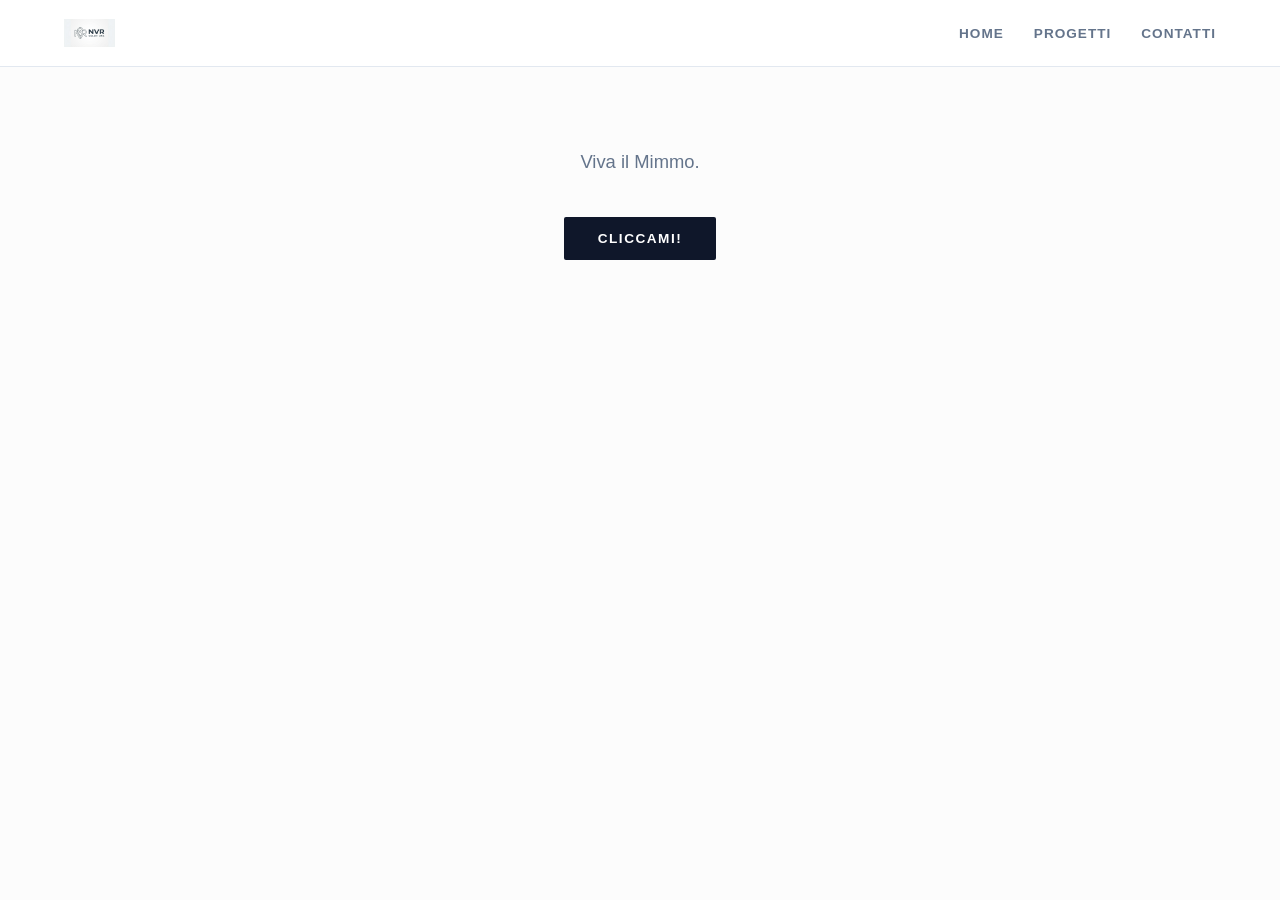
<file: index.html>
<!DOCTYPE html>
<html lang="it">
<head>
    <meta charset="UTF-8">
    <meta name="viewport" content="width=device-width, initial-scale=1.0">
    <title>Viva il Mimmo</title>
    <link rel="stylesheet" href="style.css">
    <link rel="preconnect" href="https://fonts.googleapis.com">
    <link rel="preconnect" href="https://fonts.gstatic.com" crossorigin>
    <link href="https://fonts.googleapis.com/css2?family=Gelasio:wght@400;700&display=swap" rel="stylesheet">    
    <link rel="stylesheet" href="style.css">
</head>
<body>
    <!--header>
        <h1>Benvenuti sul sito di Mimmo!</h1>
    </header-->
    <nav class="navbar">
    <div class="logo">
        <img src="logo-mimmo.png" alt="Logo di Mimmo" class="nav-icon">
    </div>
    <ul class="nav-links">
        <li><a href=index.html>Home</a></li>
        <li><a href=progetti.html>Progetti</a></li>
        <li><a href=contatti.html>Contatti</a></li>
    </ul>
    </nav>
    <main>
        <p>Viva il Mimmo.</p>
        <button id="mioBottone">Cliccami!</button>
        <p id="messaggio"></p>
    </main>
    <script src="script.js"></script>
</body>
</html>
</file>
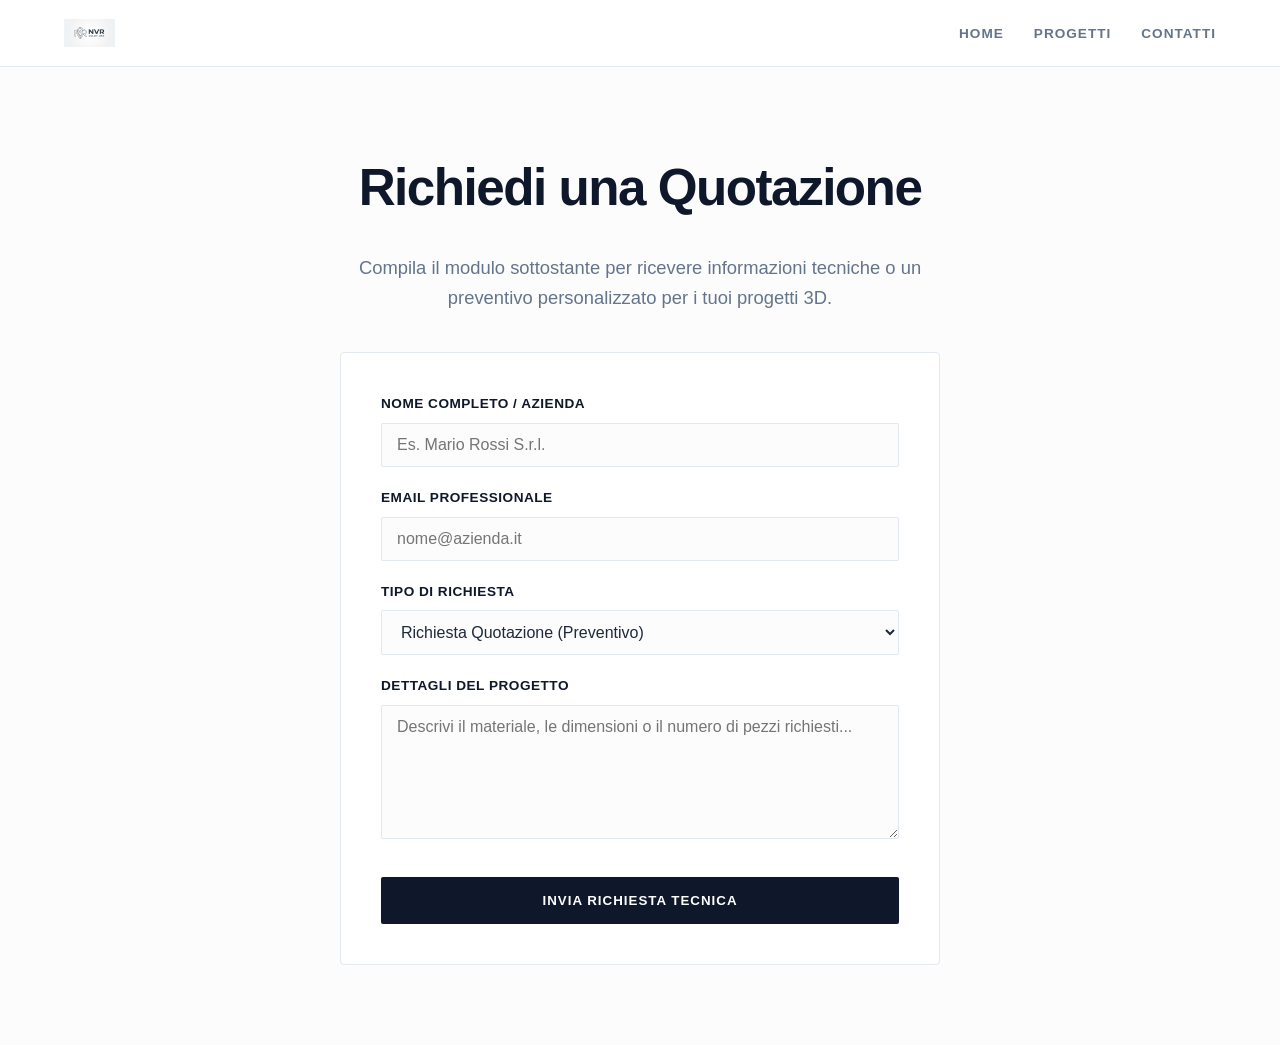
<file: contatti.html>
<!DOCTYPE html>
<html lang="it">
<head>
    <meta charset="UTF-8">
    <meta name="viewport" content="width=device-width, initial-scale=1.0">
    <title>Contatti - Mimmo</title>
    <link rel="stylesheet" href="style.css">
    <link href="https://fonts.googleapis.com/css2?family=Gelasio:wght@400;700&display=swap" rel="stylesheet">
</head>
<body>
    <nav class="navbar">
        <div class="logo">
            <img src="logo-mimmo.png" alt="Logo di Mimmo" class="nav-icon">
        </div>
        <ul class="nav-links">
            <li><a href="index.html">Home</a></li>
            <li><a href="progetti.html">Progetti</a></li>
            <li><a href="contatti.html">Contatti</a></li>
        </ul>
    </nav>

    <main>
        <h1>Richiedi una Quotazione</h1>
        <p>Compila il modulo sottostante per ricevere informazioni tecniche o un preventivo personalizzato per i tuoi progetti 3D.</p>

    <div class="contact-container">
        <form action="#" method="POST" class="contact-form">
            
            <div class="form-group">
                <label for="nome">Nome Completo / Azienda</label>
                <input type="text" id="nome" name="nome" placeholder="Es. Mario Rossi S.r.l." required>
            </div>

            <div class="form-group">
                <label for="email">Email Professionale</label>
                <input type="email" id="email" name="email" placeholder="nome@azienda.it" required>
            </div>

            <div class="form-group">
                <label for="motivo">Tipo di Richiesta</label>
                <select id="motivo" name="motivo">
                    <option value="quotazione">Richiesta Quotazione (Preventivo)</option>
                    <option value="processo">Informazioni sui Processi (FDM/SLA)</option>
                    <option value="azienda">Informazioni sull'Azienda</option>
                    <option value="altro">Altro</option>
                </select>
            </div>

            <div class="form-group">
                <label for="messaggio">Dettagli del Progetto</label>
                <textarea id="messaggio" name="messaggio" rows="6" placeholder="Descrivi il materiale, le dimensioni o il numero di pezzi richiesti..."></textarea>
            </div>

            <button type="submit" id="btn-invia">Invia Richiesta Tecnica</button>
        </form>
    </div>
</main>
</body>
</html>
</file>
<file: style.css>
/* 1. PALETTE INDUSTRIALE PULITA */
:root {
    --bg-site: #fcfcfc;        /* Bianco quasi assoluto */
    --text-main: #1e293b;      /* Grigio fumo (molto leggibile) */
    --text-muted: #64748b;     /* Grigio per dettagli secondari */
    --accent-blue: #0f172a;    /* Blu Navy industriale */
    --accent-action: #3b82f6;  /* Blu vivace per interazioni */
    --border-color: #e2e8f0;   /* Linee di separazione sottili */
    --white: #ffffff;
}

* {
    margin: 0;
    padding: 0;
    box-sizing: border-box;
}

body {
    /* AGGIORNAMENTO FONT */
    font-family: 'Funnel Sans', sans-serif;
    background-color: var(--bg-site);
    color: var(--text-main);
    line-height: 1.6;
    -webkit-font-smoothing: antialiased;
}

/* 2. NAVBAR ARCHITETTONICA - LINEARE */
.navbar {
    display: flex;
    justify-content: space-between;
    align-items: center;
    background-color: var(--white);
    padding: 1.2rem 5%;
    border-bottom: 1px solid var(--border-color);
    position: sticky;
    top: 0;
    z-index: 1000;
}

.logo {
    display: flex;
    align-items: center;
    gap: 12px;
    font-weight: 800; /* Molto marcato per Funnel Sans */
    font-size: 1.1rem;
    color: var(--accent-blue);
    letter-spacing: 0.5px;
    text-transform: uppercase;
}

.logo img {
    height: 28px;
    width: auto;
}

.nav-links {
    list-style: none;
    display: flex;
    gap: 30px;
}

.nav-links a {
    color: var(--text-muted);
    text-decoration: none;
    font-size: 0.85rem;
    font-weight: 600;
    text-transform: uppercase;
    letter-spacing: 1px;
    transition: color 0.2s ease;
}

.nav-links a:hover {
    color: var(--accent-action);
}

/* 3. LAYOUT CENTRATO */
main {
    max-width: 1000px;
    margin: 80px auto;
    padding: 0 20px;
    text-align: center;
}

h1 {
    font-size: 3.2rem;
    font-weight: 800;
    color: var(--accent-blue);
    margin-bottom: 24px;
    letter-spacing: -1.5px; /* Compattiamo il titolo per un look più moderno */
}

p {
    color: var(--text-muted);
    font-size: 1.15rem;
    font-weight: 400;
    max-width: 600px;
    margin: 0 auto 40px auto;
}

/* 4. BOTTONE "3D PRECISION" */
#mioBottone {
    background-color: var(--accent-blue);
    color: var(--white);
    border: none;
    padding: 14px 34px;
    font-size: 0.85rem;
    font-weight: 700;
    text-transform: uppercase;
    letter-spacing: 1.5px;
    border-radius: 2px; /* Angoli quasi vivi per massima serietà */
    cursor: pointer;
    transition: all 0.3s ease;
}

#mioBottone:hover {
    background-color: var(--accent-action);
    transform: translateY(-1px);
}

/* 5. GRIGLIA PROGETTI */
.progetti-grid {
    display: grid;
    grid-template-columns: repeat(auto-fit, minmax(320px, 1fr));
    gap: 40px;
    margin-top: 60px;
}

.progetto-card {
    background-color: var(--white);
    border: 1px solid var(--border-color);
    border-radius: 4px;
    overflow: hidden;
    text-align: left;
    transition: border-color 0.3s ease;
}

.progetto-card:hover {
    border-color: var(--text-muted);
}

.progetto-card img {
    width: 100%;
    height: 250px;
    object-fit: cover;
    display: block;
    border-bottom: 1px solid var(--border-color);
}

.progetto-card-body {
    padding: 24px;
}

.progetto-card h3 {
    font-size: 1.2rem;
    font-weight: 700;
    margin-bottom: 12px;
    color: var(--accent-blue);
}

.progetto-card p {
    font-size: 0.95rem;
    margin: 0;
    color: var(--text-muted);
    text-align: left;
}

/* 6. RESPONSIVE */
@media (max-width: 768px) {
    h1 { font-size: 2.4rem; }
    .navbar { padding: 15px 5%; }
}

/* CONTACT FORM STYLE */
.contact-container {
    max-width: 600px;
    margin: 0 auto;
    background-color: var(--white);
    padding: 40px;
    border: 1px solid var(--border-color);
    border-radius: 4px;
    text-align: left; /* Il form si legge meglio allineato a sinistra */
}

.form-group {
    margin-bottom: 20px;
}

.form-group label {
    display: block;
    font-size: 0.85rem;
    font-weight: 700;
    text-transform: uppercase;
    letter-spacing: 0.5px;
    margin-bottom: 8px;
    color: var(--accent-blue);
}

/* Stile comune per input, select e textarea */
input[type="text"],
input[type="email"],
select,
textarea {
    width: 100%;
    padding: 12px 15px;
    border: 1px solid var(--border-color);
    border-radius: 2px;
    font-family: 'Funnel Sans', sans-serif;
    font-size: 1rem;
    color: var(--text-main);
    background-color: var(--bg-site);
    transition: border-color 0.2s;
}

/* Evidenzia il campo quando l'utente ci clicca sopra */
input:focus, select:focus, textarea:focus {
    outline: none;
    border-color: var(--accent-action);
    background-color: var(--white);
}

textarea {
    resize: vertical; /* Permette di allungarlo ma non di allargarlo sballando il layout */
}

#btn-invia {
    width: 100%;
    background-color: var(--accent-blue);
    color: var(--white);
    border: none;
    padding: 16px;
    font-family: 'Funnel Sans', sans-serif;
    font-weight: 700;
    text-transform: uppercase;
    letter-spacing: 1px;
    border-radius: 2px;
    cursor: pointer;
    transition: background-color 0.2s;
    margin-top: 10px;
}

#btn-invia:hover {
    background-color: var(--accent-action);
}
</file>
